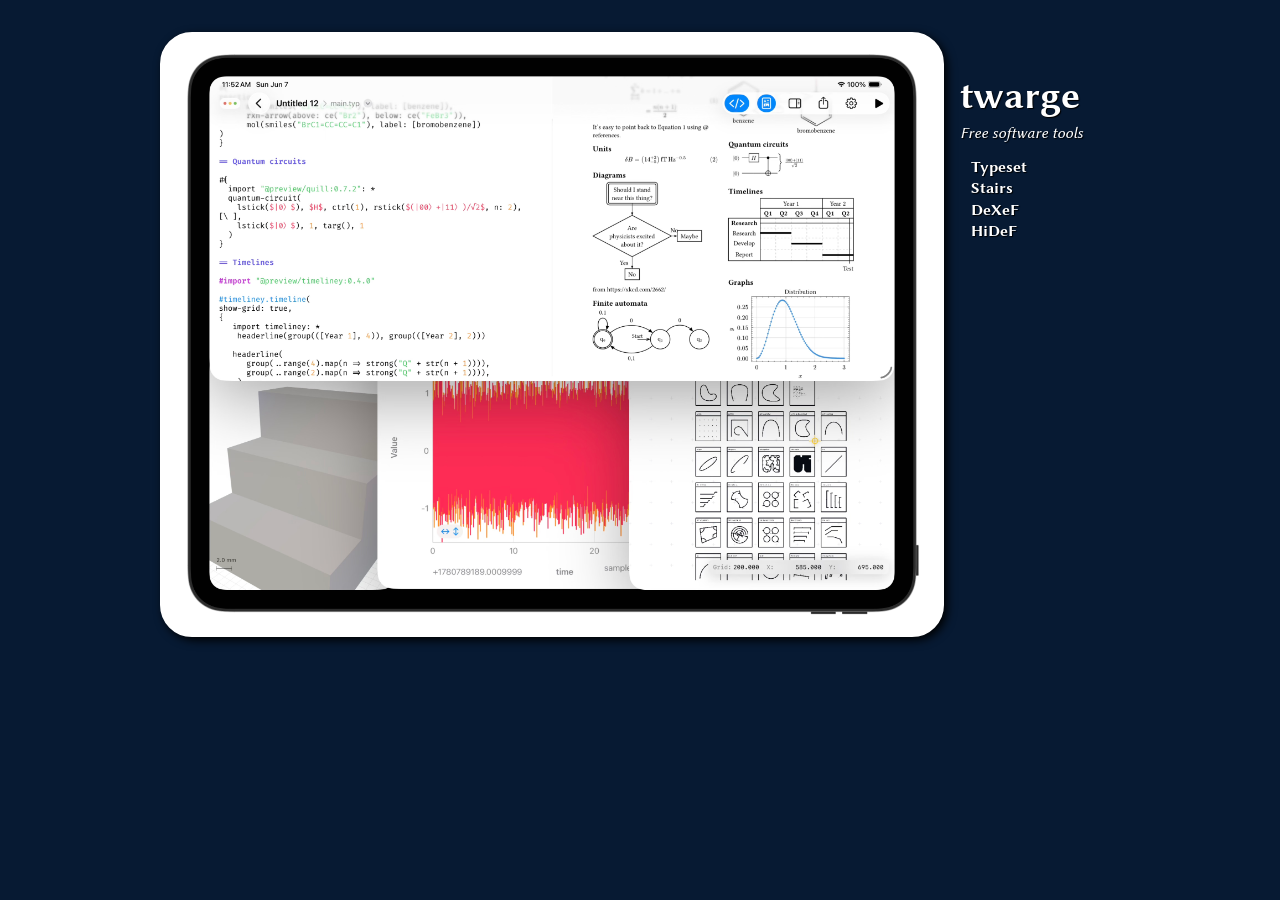
<file: index.html>
<html>

<head>
<meta charset="utf-8" name="viewport" content="width=device-width, initial-scale=1.0">
<title>Twarge &mdash; Twarge</title>
<link rel="stylesheet" type="text/css" media="all" href="/style/style.css" />
<link rel="alternate" href="/rss.xml" type="application/rss+xml" title="RSS" />

</head>

<body>
<header>

<!-- It's flattering that you'd be reading the source. Email hello@twarge.com to let us know you're this awesome. -->

<nav>

<input type="checkbox" id="togglenav" />
<label for="togglenav" id="burger-wrapper">
<span id="hamburger"></span>
</label>

<h1><a href="/">twarge</a></h1>

<div id="menulist">

<i>Free software tools</i>
<ul>
<li><a href="/typeset">Typeset</a></li>
<!--
<li><a href="/horizontal">Horizontal</a></li>
-->
<li><a href="/stairs">Stairs</a></li>
<li><a href="/dexef">DeXeF</a></li>
<li><a href="/hidef">HiDeF</a></li>
</ul>

<!--
<i>Contact</i>
<ul>
<li><a href="mailto:Twarge%20<hello@twarge.com>?subject=Twarge">hello@twarge.com</a>
</li>
</ul>
-->

</div>

</nav>

</header>

<main>
<p><img src="twarge/iPad-Overview.avif" alt="Twarge Apps" /></p>

</main>
<footer>
</footer>

</body>

</html>
</file>
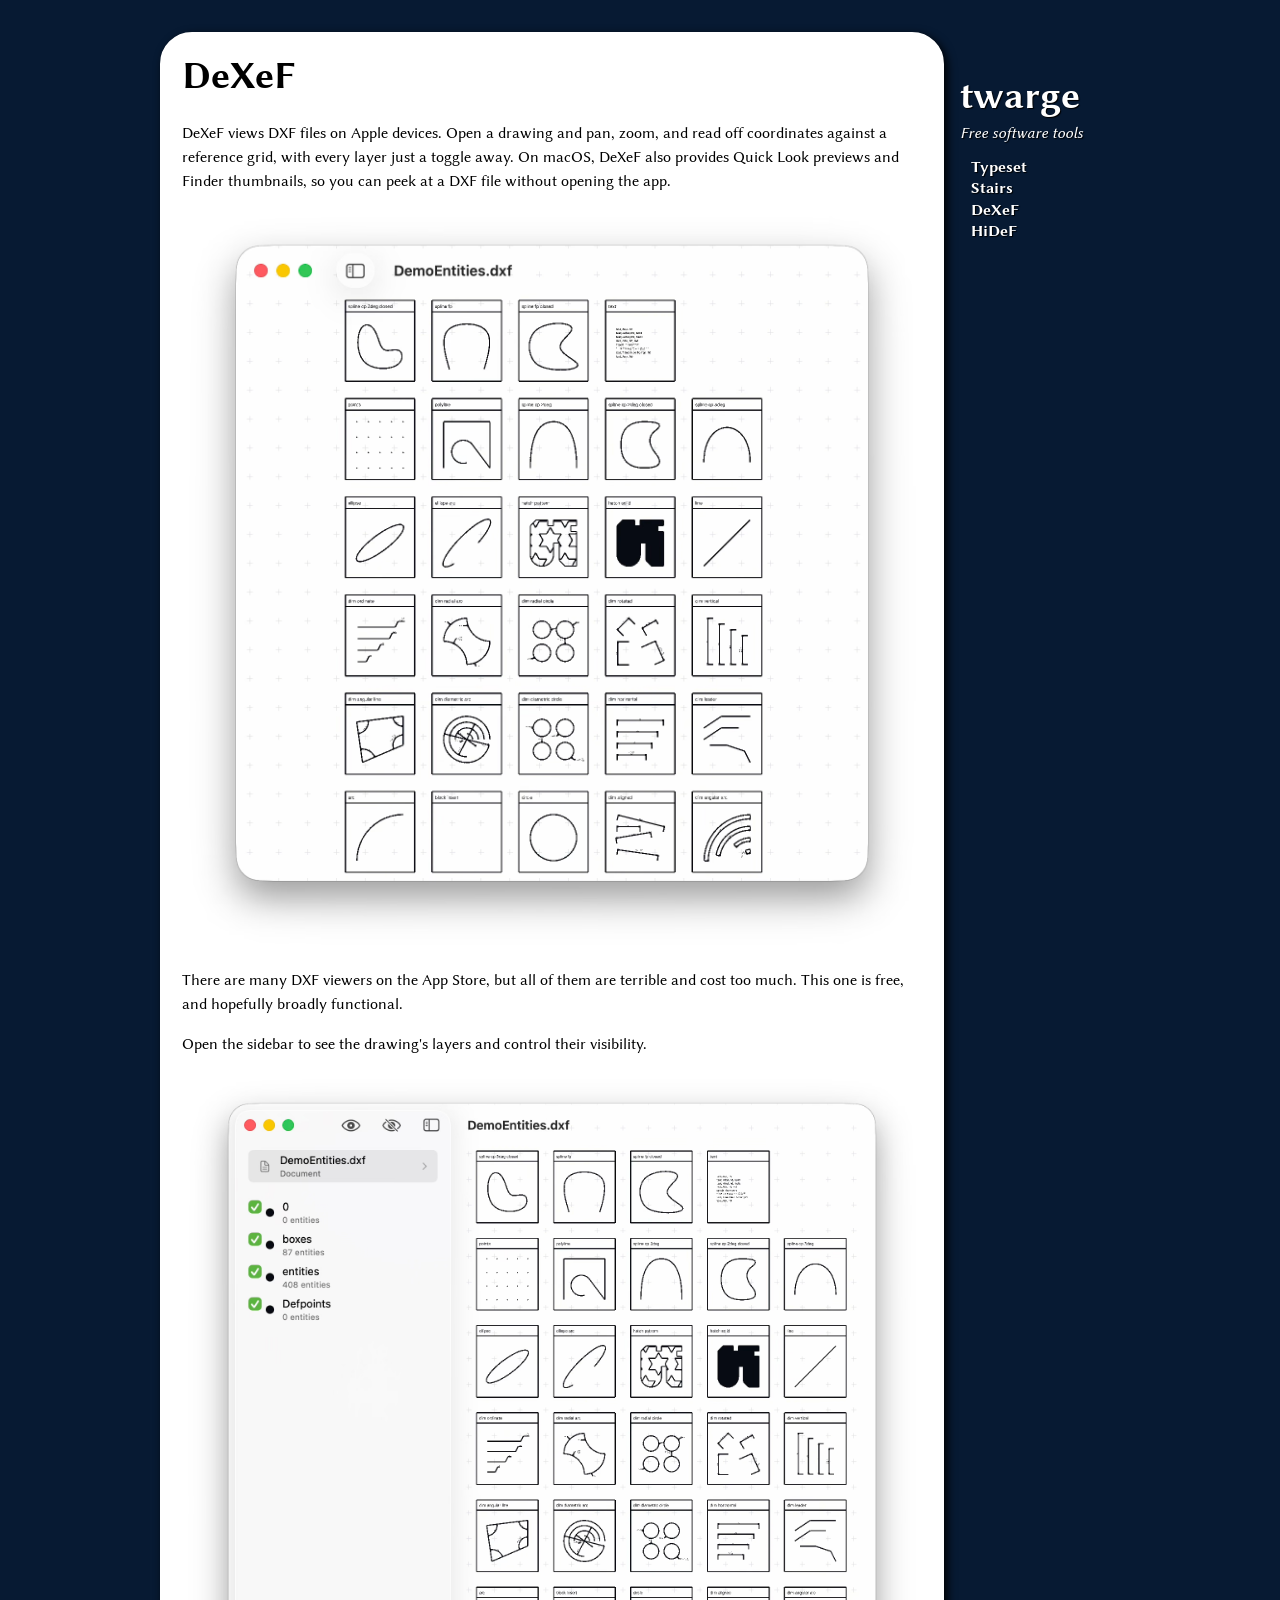
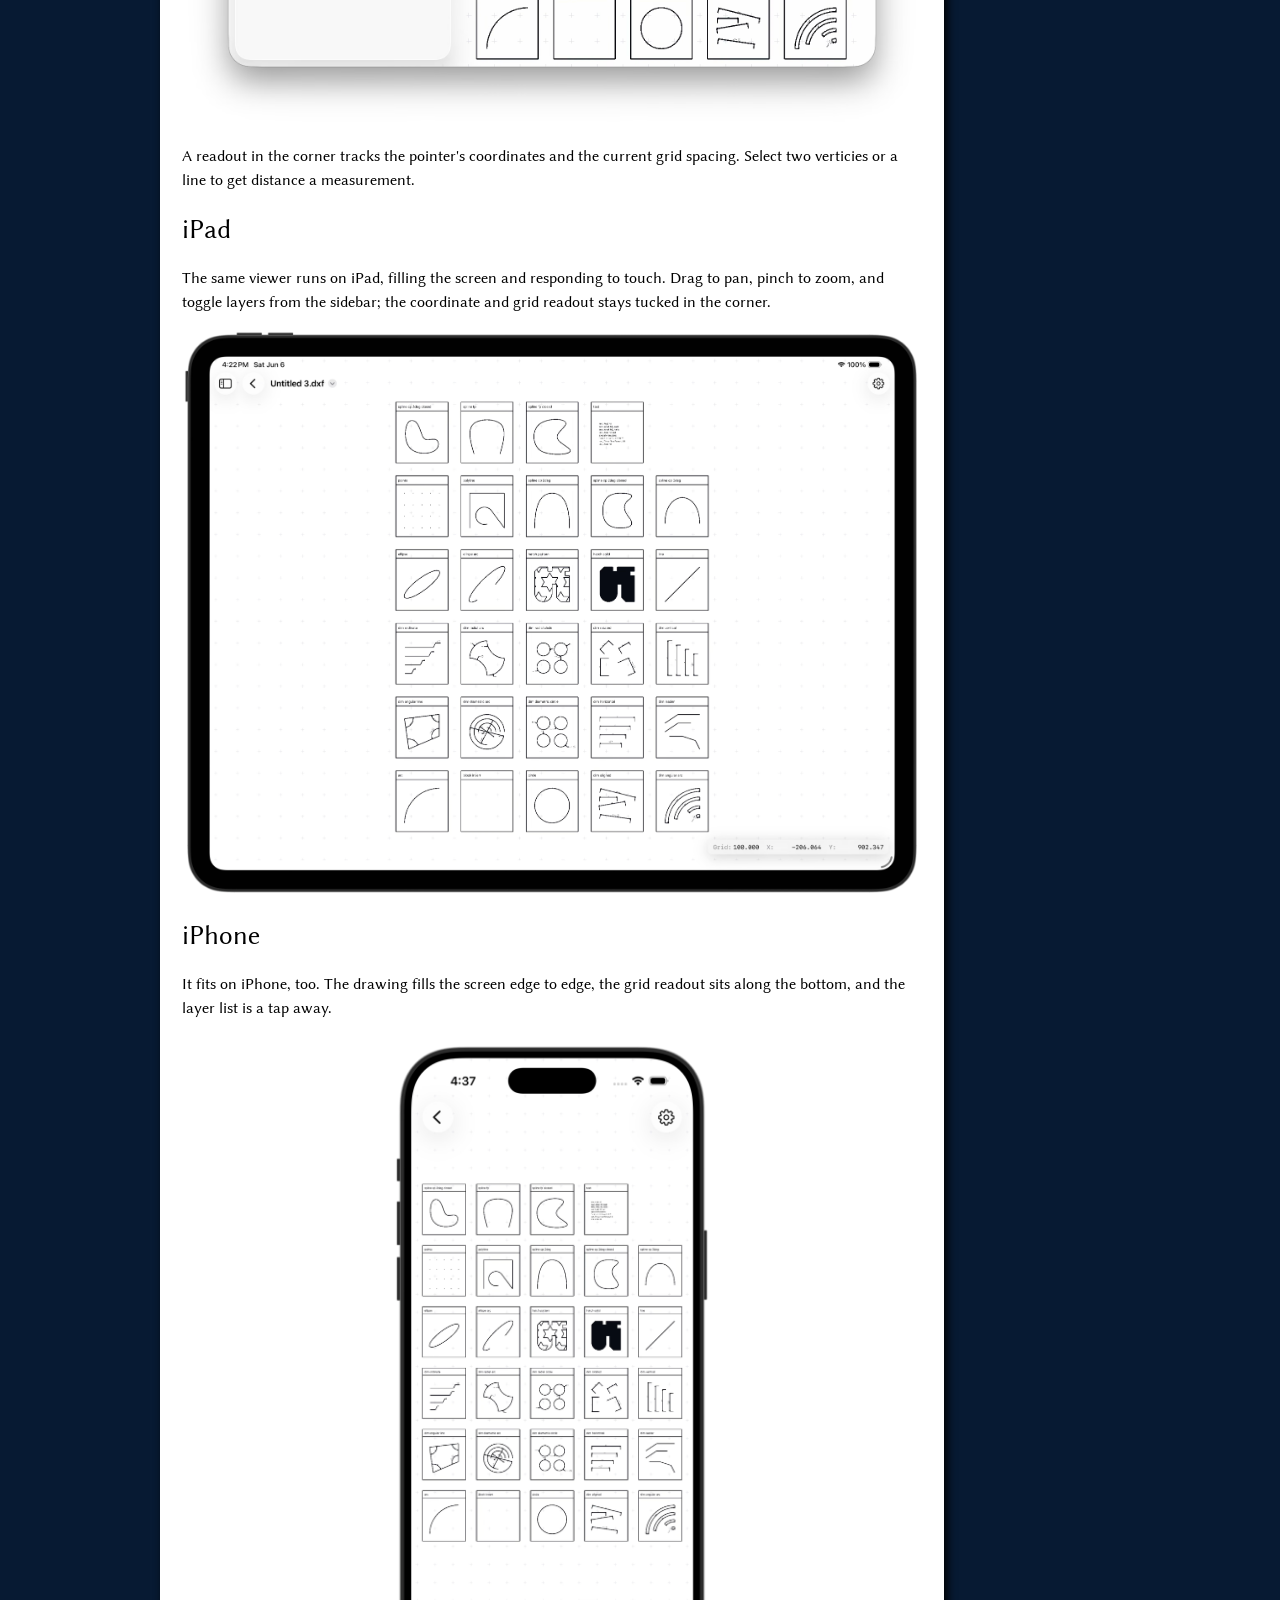
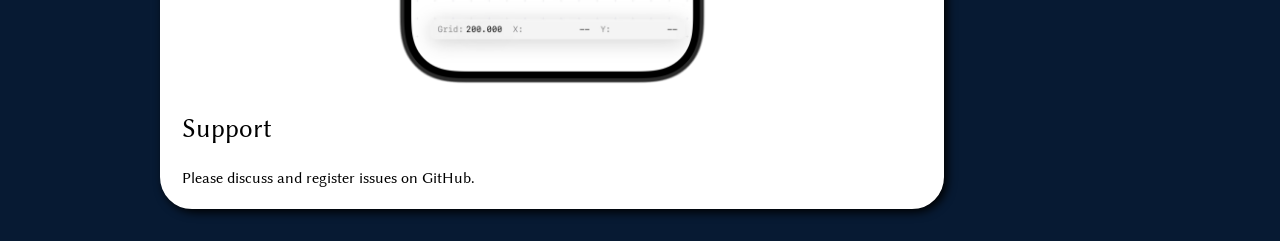
<file: dexef/index.html>
<html>

<head>
<meta charset="utf-8" name="viewport" content="width=device-width, initial-scale=1.0">
<title>Twarge &mdash; DeXeF</title>
<link rel="stylesheet" type="text/css" media="all" href="/style/style.css" />
<link rel="alternate" href="/rss.xml" type="application/rss+xml" title="RSS" />

</head>

<body>
<header>

<!-- It's flattering that you'd be reading the source. Email hello@twarge.com to let us know you're this awesome. -->

<nav>

<input type="checkbox" id="togglenav" />
<label for="togglenav" id="burger-wrapper">
<span id="hamburger"></span>
</label>

<h1><a href="/">twarge</a></h1>

<div id="menulist">

<i>Free software tools</i>
<ul>
<li><a href="/typeset">Typeset</a></li>
<!--
<li><a href="/horizontal">Horizontal</a></li>
-->
<li><a href="/stairs">Stairs</a></li>
<li><a href="/dexef">DeXeF</a></li>
<li><a href="/hidef">HiDeF</a></li>
</ul>

<!--
<i>Contact</i>
<ul>
<li><a href="mailto:Twarge%20<hello@twarge.com>?subject=Twarge">hello@twarge.com</a>
</li>
</ul>
-->

</div>

</nav>

</header>

<main>
<h1>DeXeF</h1>
<p>DeXeF views DXF files on Apple devices. Open a drawing and pan, zoom, and read off coordinates against a reference grid, with every layer just a toggle away. On macOS, DeXeF also provides Quick Look previews and Finder thumbnails, so you can peek at a DXF file without opening the app.</p>
<p><img src="/dexef/DeXeF-macOS.avif" alt="DeXeF on macOS" /></p>
<p>There are many DXF viewers on the App Store, but all of them are terrible and cost too much. This one is free, and hopefully broadly functional.</p>
<p>Open the sidebar to see the drawing's layers and control their visibility.</p>
<p><img src="/dexef/DeXeF-macOS-Detail.avif" alt="DeXeF&#39;s layer sidebar on macOS" /></p>
<p>A readout in the corner tracks the pointer's coordinates and the current grid spacing. Select two verticies or a line to get distance a measurement.</p>
<h2>iPad</h2>
<p>The same viewer runs on iPad, filling the screen and responding to touch. Drag to pan, pinch to zoom, and toggle layers from the sidebar; the coordinate and grid readout stays tucked in the corner.</p>
<p><img src="/dexef/DeXeF-iPad.avif" alt="DeXeF on iPad" /></p>
<h2>iPhone</h2>
<p>It fits on iPhone, too. The drawing fills the screen edge to edge, the grid readout sits along the bottom, and the layer list is a tap away.</p>
<div style="max-width:20em; margin:1.5em auto;">
  <img src="/dexef/DeXeF-iPhone.avif" alt="DeXeF on iPhone showing a DXF drawing filling the screen">
</div>
<h2>Support</h2>
<p>Please discuss and register issues on GitHub.</p>

</main>
<footer>
</footer>

</body>

</html>
</file>
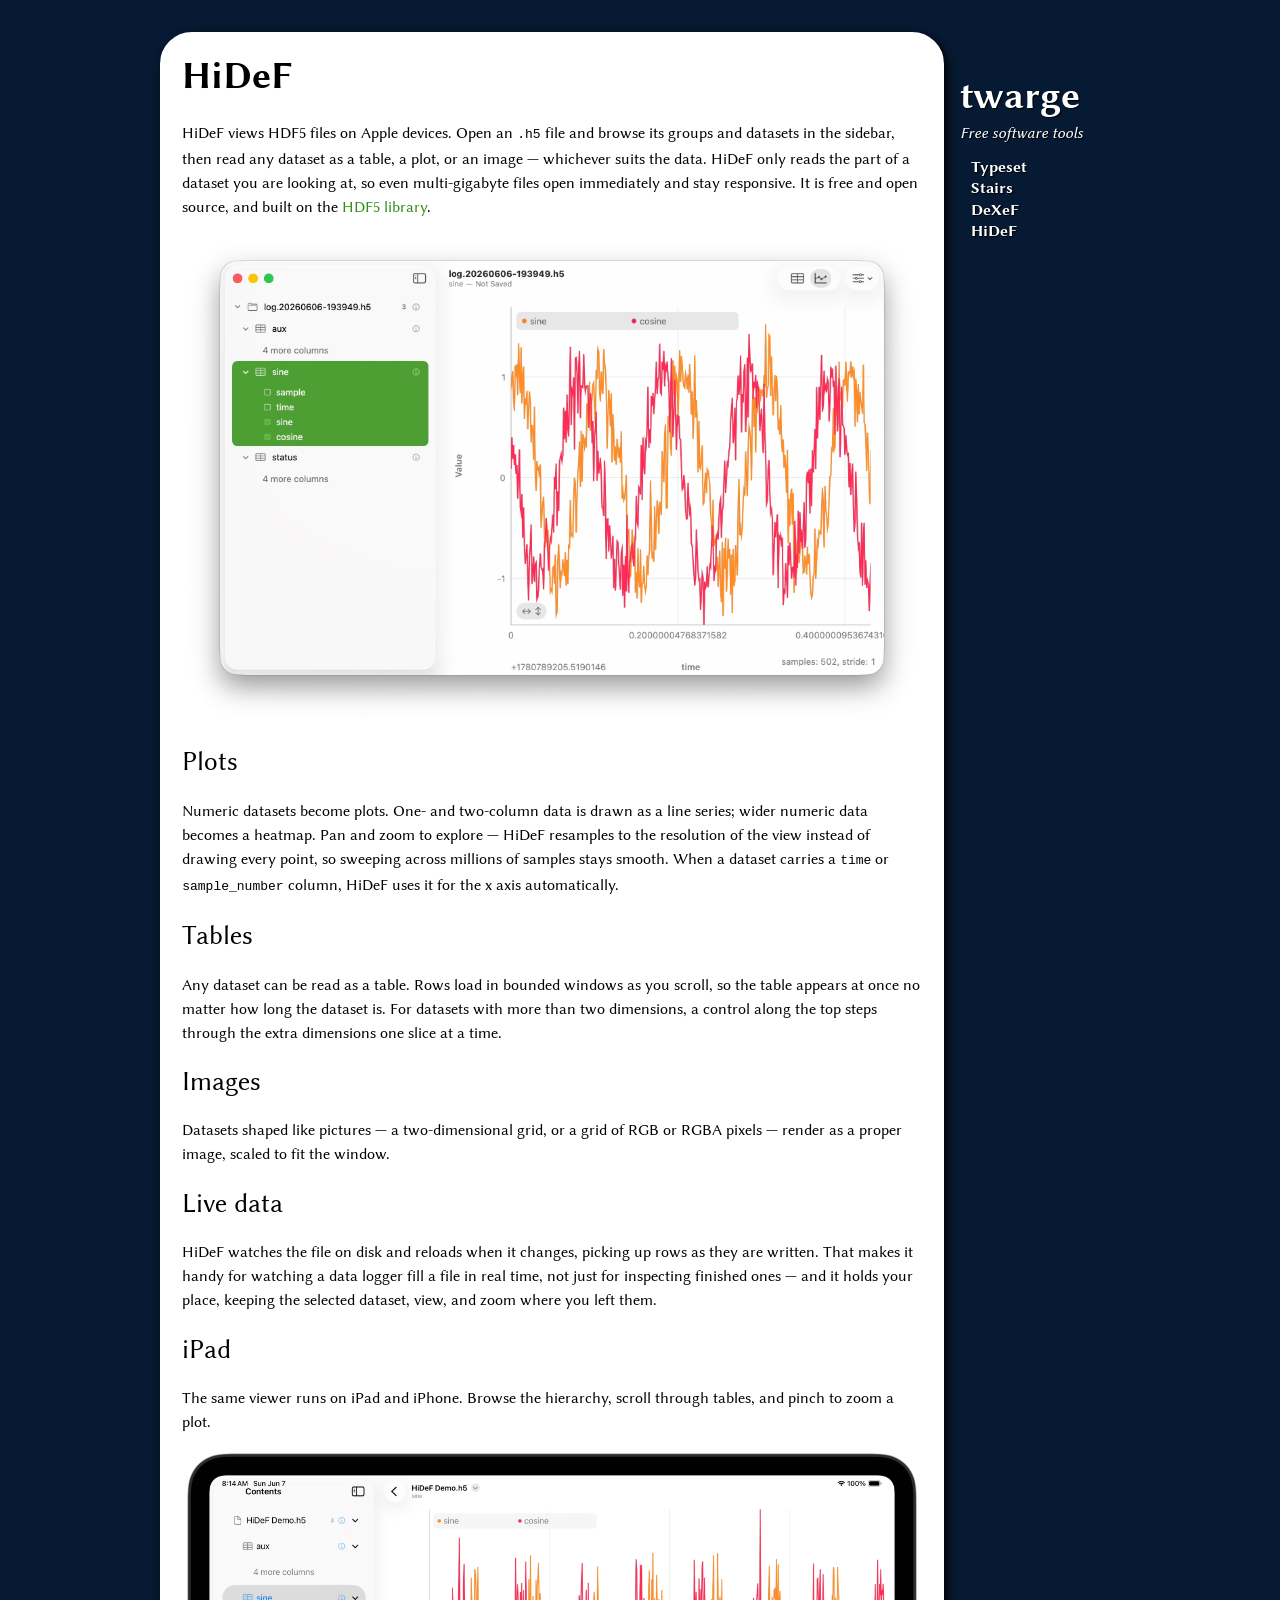
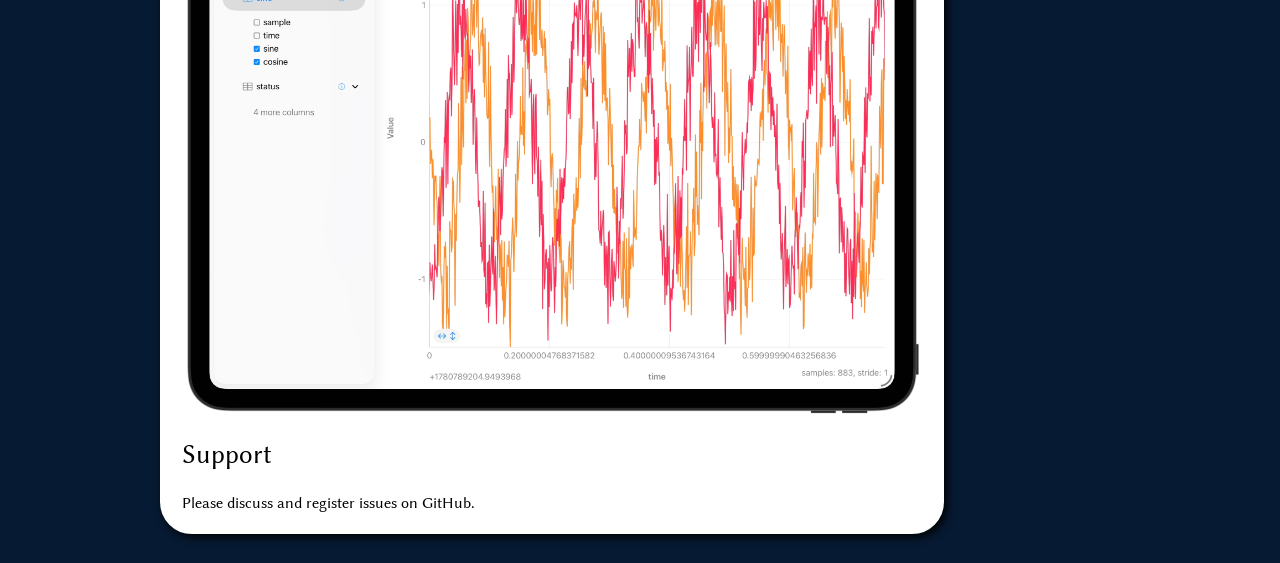
<file: hidef/index.html>
<html>

<head>
<meta charset="utf-8" name="viewport" content="width=device-width, initial-scale=1.0">
<title>Twarge &mdash; HiDeF</title>
<link rel="stylesheet" type="text/css" media="all" href="/style/style.css" />
<link rel="alternate" href="/rss.xml" type="application/rss+xml" title="RSS" />

</head>

<body>
<header>

<!-- It's flattering that you'd be reading the source. Email hello@twarge.com to let us know you're this awesome. -->

<nav>

<input type="checkbox" id="togglenav" />
<label for="togglenav" id="burger-wrapper">
<span id="hamburger"></span>
</label>

<h1><a href="/">twarge</a></h1>

<div id="menulist">

<i>Free software tools</i>
<ul>
<li><a href="/typeset">Typeset</a></li>
<!--
<li><a href="/horizontal">Horizontal</a></li>
-->
<li><a href="/stairs">Stairs</a></li>
<li><a href="/dexef">DeXeF</a></li>
<li><a href="/hidef">HiDeF</a></li>
</ul>

<!--
<i>Contact</i>
<ul>
<li><a href="mailto:Twarge%20<hello@twarge.com>?subject=Twarge">hello@twarge.com</a>
</li>
</ul>
-->

</div>

</nav>

</header>

<main>
<h1>HiDeF</h1>
<p>HiDeF views HDF5 files on Apple devices. Open an <code>.h5</code> file and browse its groups and datasets in the sidebar, then read any dataset as a table, a plot, or an image — whichever suits the data. HiDeF only reads the part of a dataset you are looking at, so even multi-gigabyte files open immediately and stay responsive. It is free and open source, and built on the <a href="https://www.hdfgroup.org/solutions/hdf5/">HDF5 library</a>.</p>
<p><img src="/hidef/HiDeF-macOS-Plot.avif" alt="HiDeF on macOS" /></p>
<h2>Plots</h2>
<p>Numeric datasets become plots. One- and two-column data is drawn as a line series; wider numeric data becomes a heatmap. Pan and zoom to explore — HiDeF resamples to the resolution of the view instead of drawing every point, so sweeping across millions of samples stays smooth. When a dataset carries a <code>time</code> or <code>sample_number</code> column, HiDeF uses it for the x axis automatically.</p>
<h2>Tables</h2>
<p>Any dataset can be read as a table. Rows load in bounded windows as you scroll, so the table appears at once no matter how long the dataset is. For datasets with more than two dimensions, a control along the top steps through the extra dimensions one slice at a time.</p>
<h2>Images</h2>
<p>Datasets shaped like pictures — a two-dimensional grid, or a grid of RGB or RGBA pixels — render as a proper image, scaled to fit the window.</p>
<h2>Live data</h2>
<p>HiDeF watches the file on disk and reloads when it changes, picking up rows as they are written. That makes it handy for watching a data logger fill a file in real time, not just for inspecting finished ones — and it holds your place, keeping the selected dataset, view, and zoom where you left them.</p>
<h2>iPad</h2>
<p>The same viewer runs on iPad and iPhone. Browse the hierarchy, scroll through tables, and pinch to zoom a plot.</p>
<p><img src="/hidef/HiDeF-iPad.avif" alt="HiDeF on iPad" /></p>
<h2>Support</h2>
<p>Please discuss and register issues on GitHub.</p>

</main>
<footer>
</footer>

</body>

</html>
</file>
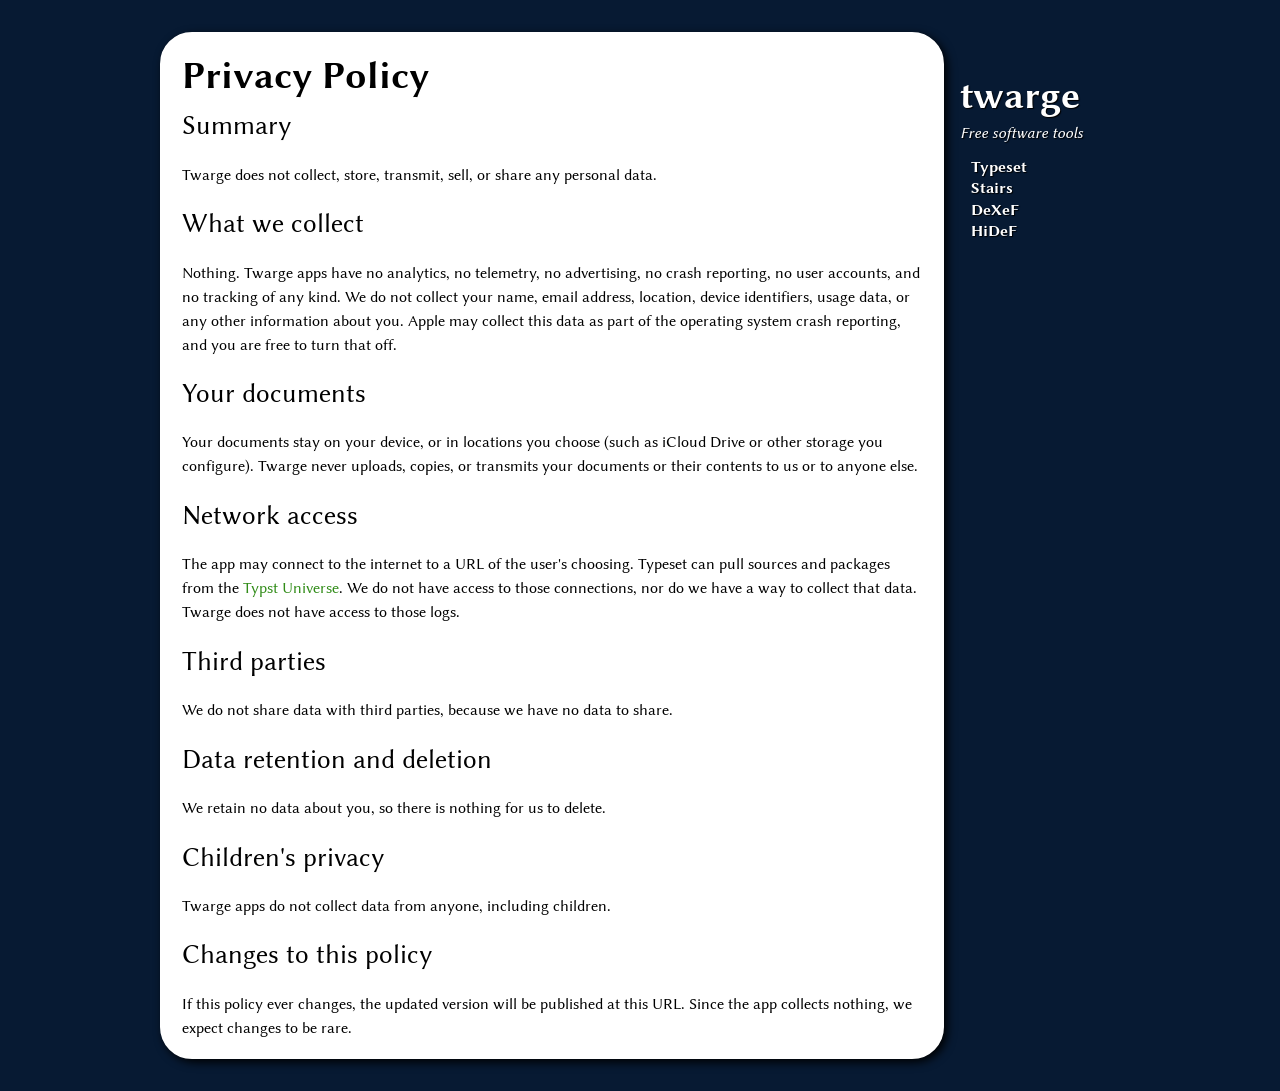
<file: privacy/index.html>
<html>

<head>
<meta charset="utf-8" name="viewport" content="width=device-width, initial-scale=1.0">
<title>Twarge &mdash; Twarge Privacy Policy</title>
<link rel="stylesheet" type="text/css" media="all" href="/style/style.css" />
<link rel="alternate" href="/rss.xml" type="application/rss+xml" title="RSS" />

</head>

<body>
<header>

<!-- It's flattering that you'd be reading the source. Email hello@twarge.com to let us know you're this awesome. -->

<nav>

<input type="checkbox" id="togglenav" />
<label for="togglenav" id="burger-wrapper">
<span id="hamburger"></span>
</label>

<h1><a href="/">twarge</a></h1>

<div id="menulist">

<i>Free software tools</i>
<ul>
<li><a href="/typeset">Typeset</a></li>
<!--
<li><a href="/horizontal">Horizontal</a></li>
-->
<li><a href="/stairs">Stairs</a></li>
<li><a href="/dexef">DeXeF</a></li>
<li><a href="/hidef">HiDeF</a></li>
</ul>

<!--
<i>Contact</i>
<ul>
<li><a href="mailto:Twarge%20<hello@twarge.com>?subject=Twarge">hello@twarge.com</a>
</li>
</ul>
-->

</div>

</nav>

</header>

<main>
<h1>Privacy Policy</h1>
<h2>Summary</h2>
<p>Twarge does not collect, store, transmit, sell, or share any personal data.</p>
<h2>What we collect</h2>
<p>Nothing. Twarge apps have no analytics, no telemetry, no advertising, no crash reporting, no user accounts, and no tracking of any kind. We do not collect your name, email address, location, device identifiers, usage data, or any other information about you. Apple may collect this data as part of the operating system crash reporting, and you are free to turn that off.</p>
<h2>Your documents</h2>
<p>Your documents stay on your device, or in locations you choose (such as iCloud Drive or other storage you configure). Twarge never uploads, copies, or transmits your documents or their contents to us or to anyone else.</p>
<h2>Network access</h2>
<p>The app may connect to the internet to a URL of the user's choosing. Typeset can pull sources and packages from the <a href="https://typst.app/universe/">Typst Universe</a>. We do not have access to those connections, nor do we have a way to collect that data. Twarge does not have access to those logs.</p>
<h2>Third parties</h2>
<p>We do not share data with third parties, because we have no data to share.</p>
<h2>Data retention and deletion</h2>
<p>We retain no data about you, so there is nothing for us to delete.</p>
<h2>Children's privacy</h2>
<p>Twarge apps do not collect data from anyone, including children.</p>
<h2>Changes to this policy</h2>
<p>If this policy ever changes, the updated version will be published at this URL. Since the app collects nothing, we expect changes to be rare.</p>

</main>
<footer>
</footer>

</body>

</html>
</file>
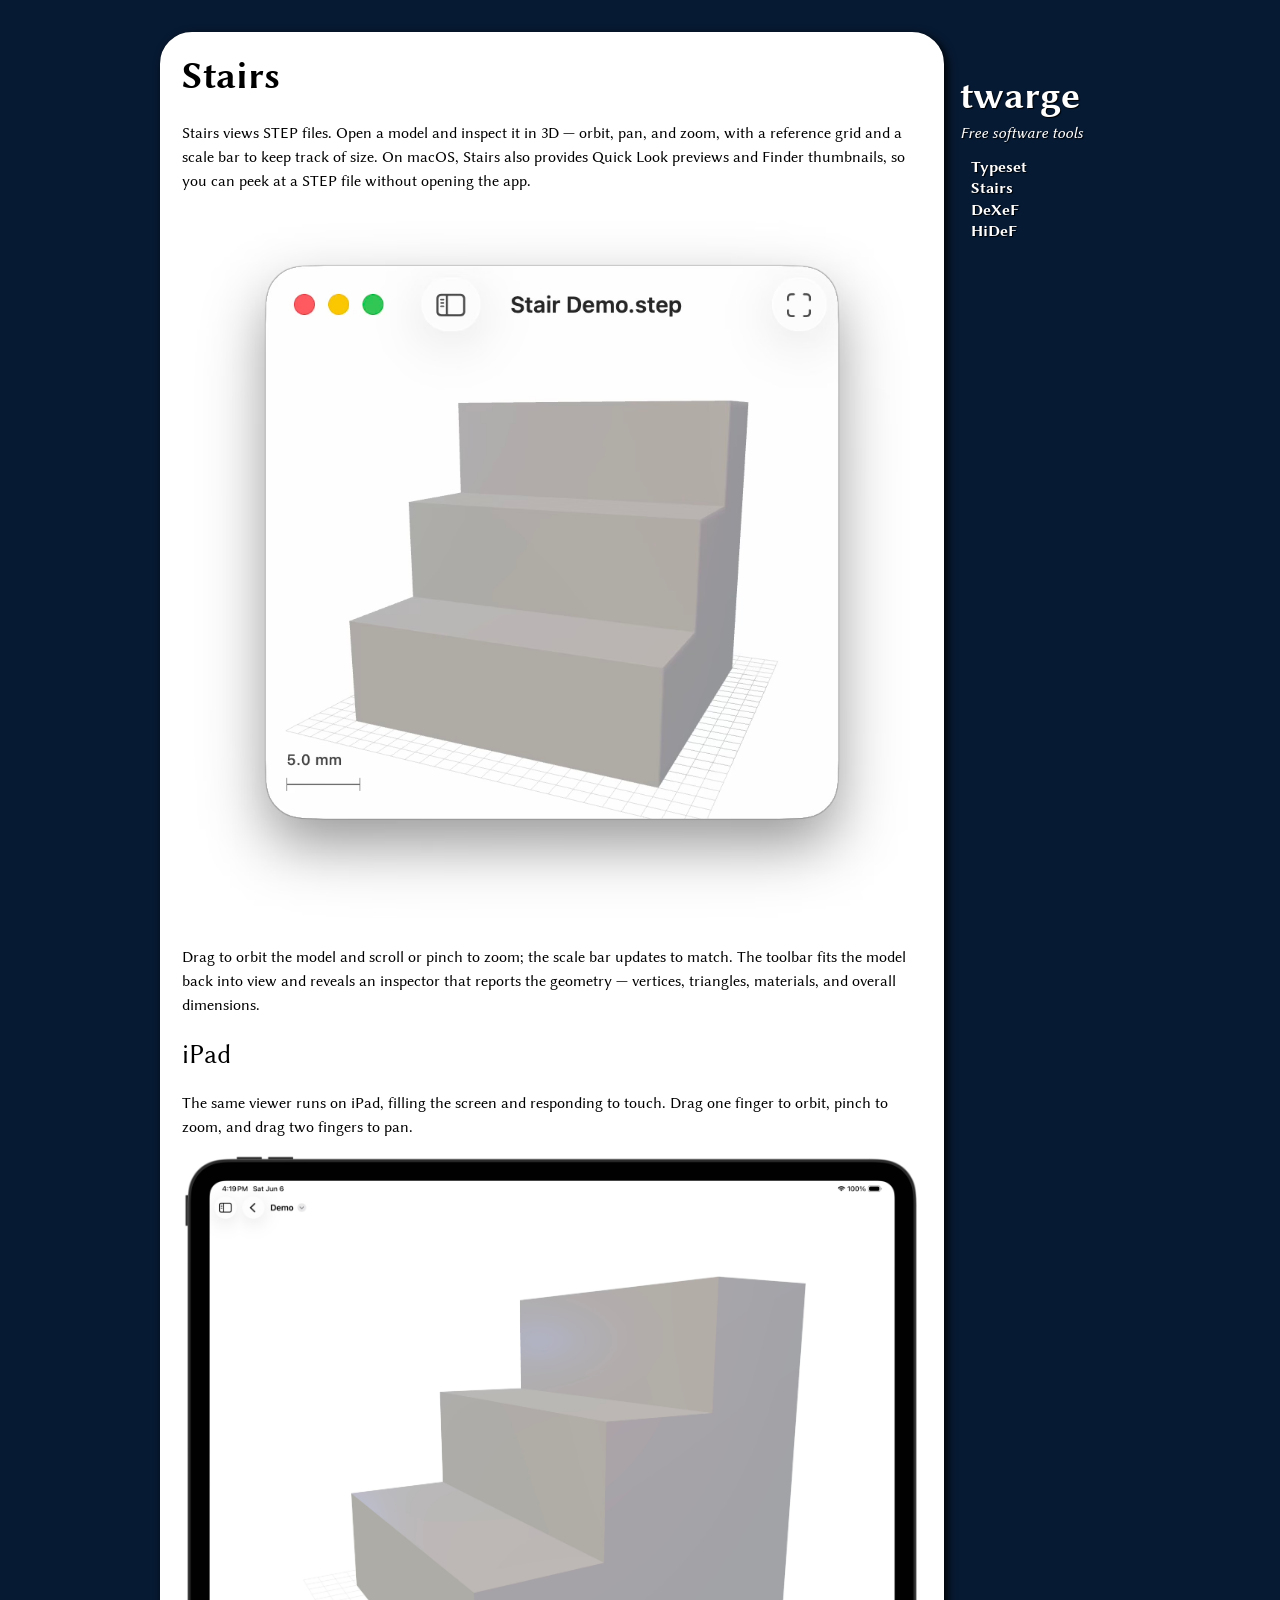
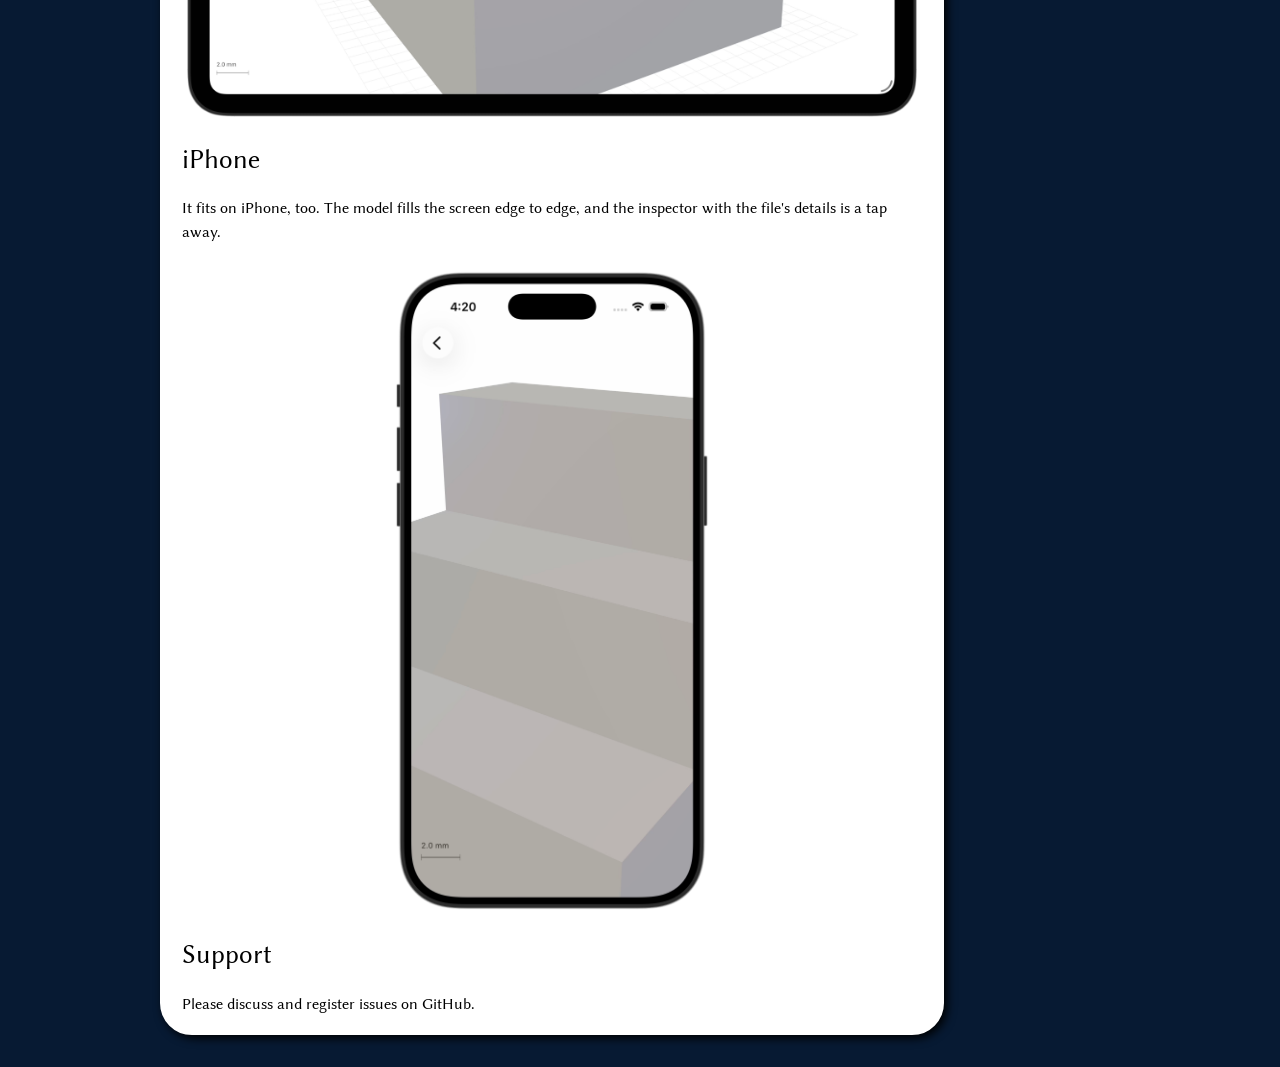
<file: stairs/index.html>
<html>

<head>
<meta charset="utf-8" name="viewport" content="width=device-width, initial-scale=1.0">
<title>Twarge &mdash; Stairs</title>
<link rel="stylesheet" type="text/css" media="all" href="/style/style.css" />
<link rel="alternate" href="/rss.xml" type="application/rss+xml" title="RSS" />

</head>

<body>
<header>

<!-- It's flattering that you'd be reading the source. Email hello@twarge.com to let us know you're this awesome. -->

<nav>

<input type="checkbox" id="togglenav" />
<label for="togglenav" id="burger-wrapper">
<span id="hamburger"></span>
</label>

<h1><a href="/">twarge</a></h1>

<div id="menulist">

<i>Free software tools</i>
<ul>
<li><a href="/typeset">Typeset</a></li>
<!--
<li><a href="/horizontal">Horizontal</a></li>
-->
<li><a href="/stairs">Stairs</a></li>
<li><a href="/dexef">DeXeF</a></li>
<li><a href="/hidef">HiDeF</a></li>
</ul>

<!--
<i>Contact</i>
<ul>
<li><a href="mailto:Twarge%20<hello@twarge.com>?subject=Twarge">hello@twarge.com</a>
</li>
</ul>
-->

</div>

</nav>

</header>

<main>
<h1>Stairs</h1>
<p>Stairs views STEP files. Open a model and inspect it in 3D — orbit, pan, and zoom, with a reference grid and a scale bar to keep track of size. On macOS, Stairs also provides Quick Look previews and Finder thumbnails, so you can peek at a STEP file without opening the app.</p>
<p><img src="/stairs/Stairs-macOS.avif" alt="Stairs on macOS" /></p>
<p>Drag to orbit the model and scroll or pinch to zoom; the scale bar updates to match. The toolbar fits the model back into view and reveals an inspector that reports the geometry — vertices, triangles, materials, and overall dimensions.</p>
<h2>iPad</h2>
<p>The same viewer runs on iPad, filling the screen and responding to touch. Drag one finger to orbit, pinch to zoom, and drag two fingers to pan.</p>
<p><img src="/stairs/Stairs-iPad.avif" alt="Stairs on iPad" /></p>
<h2>iPhone</h2>
<p>It fits on iPhone, too. The model fills the screen edge to edge, and the inspector with the file's details is a tap away.</p>
<div style="max-width:20em; margin:1.5em auto;">
  <img src="/stairs/Stairs-iPhone.avif" alt="Stairs on iPhone showing a STEP model filling the screen">
</div>
<h2>Support</h2>
<p>Please discuss and register issues on GitHub.</p>

</main>
<footer>
</footer>

</body>

</html>
</file>
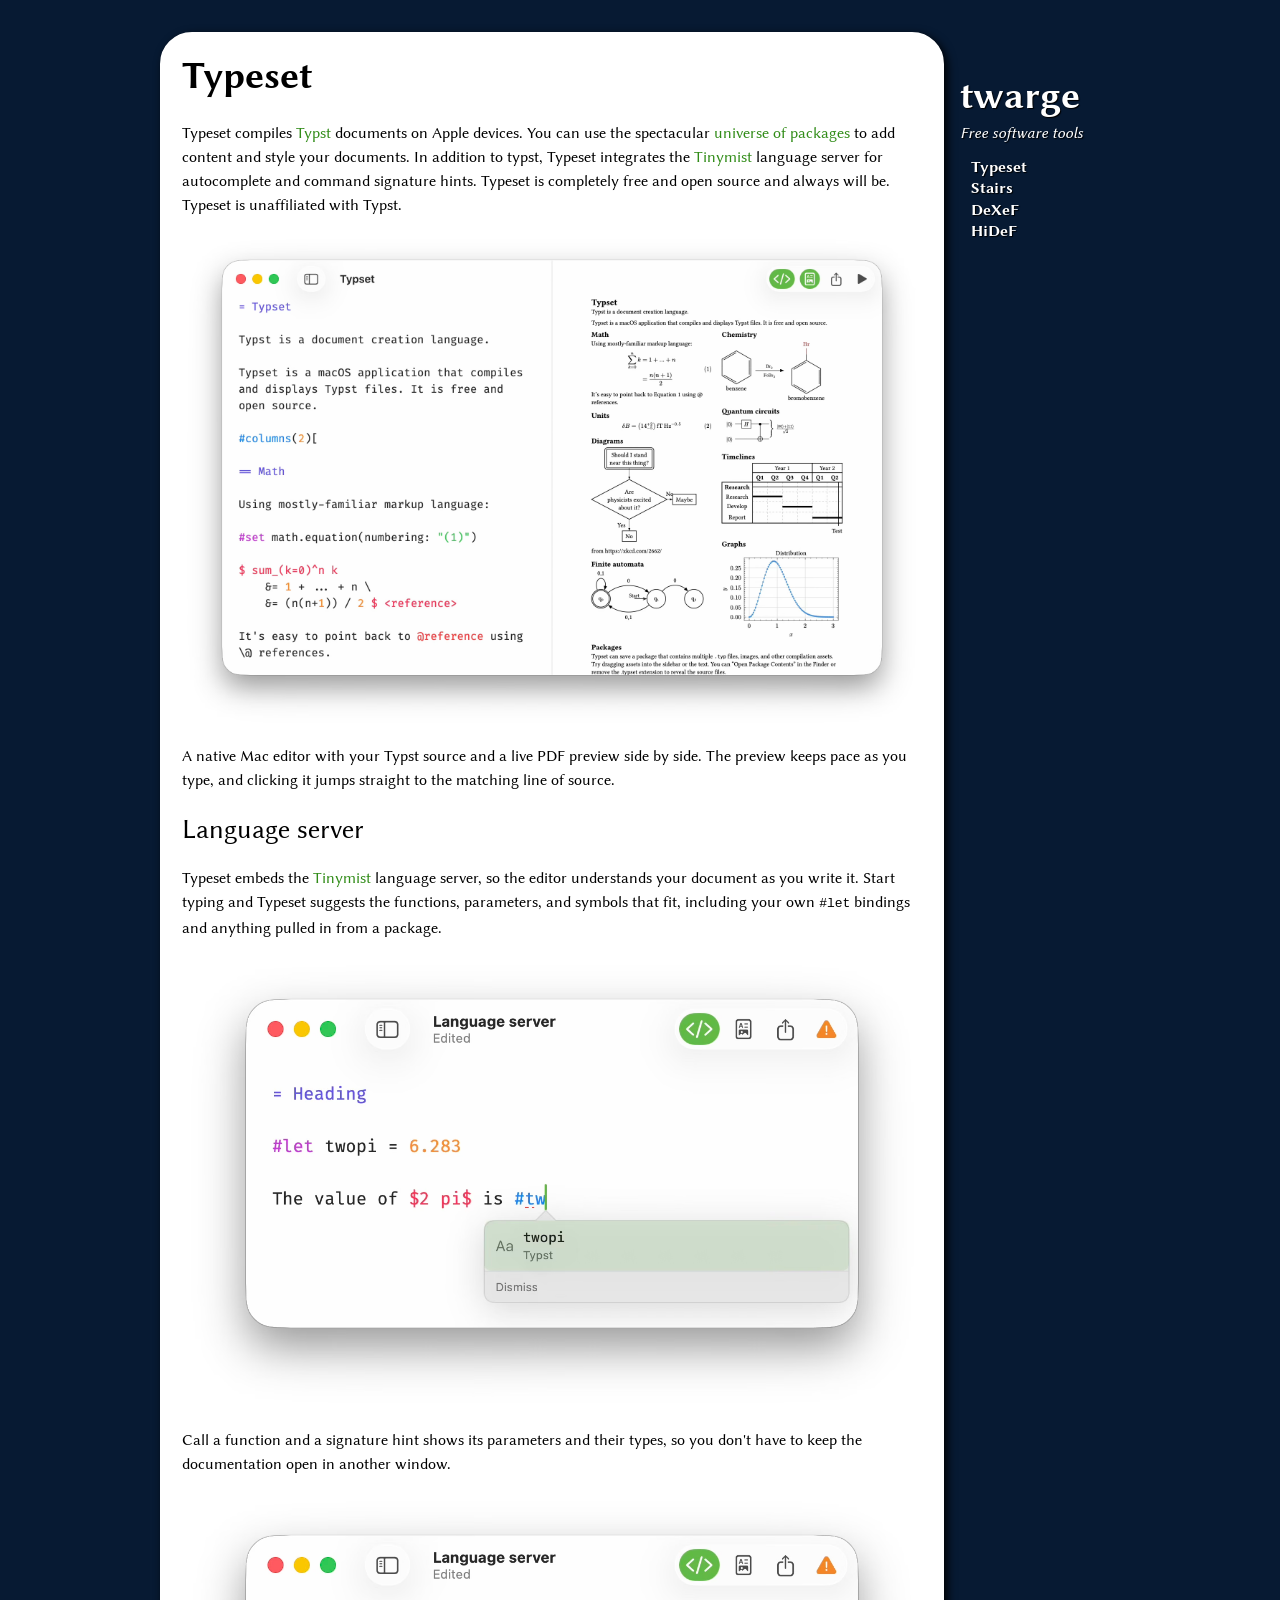
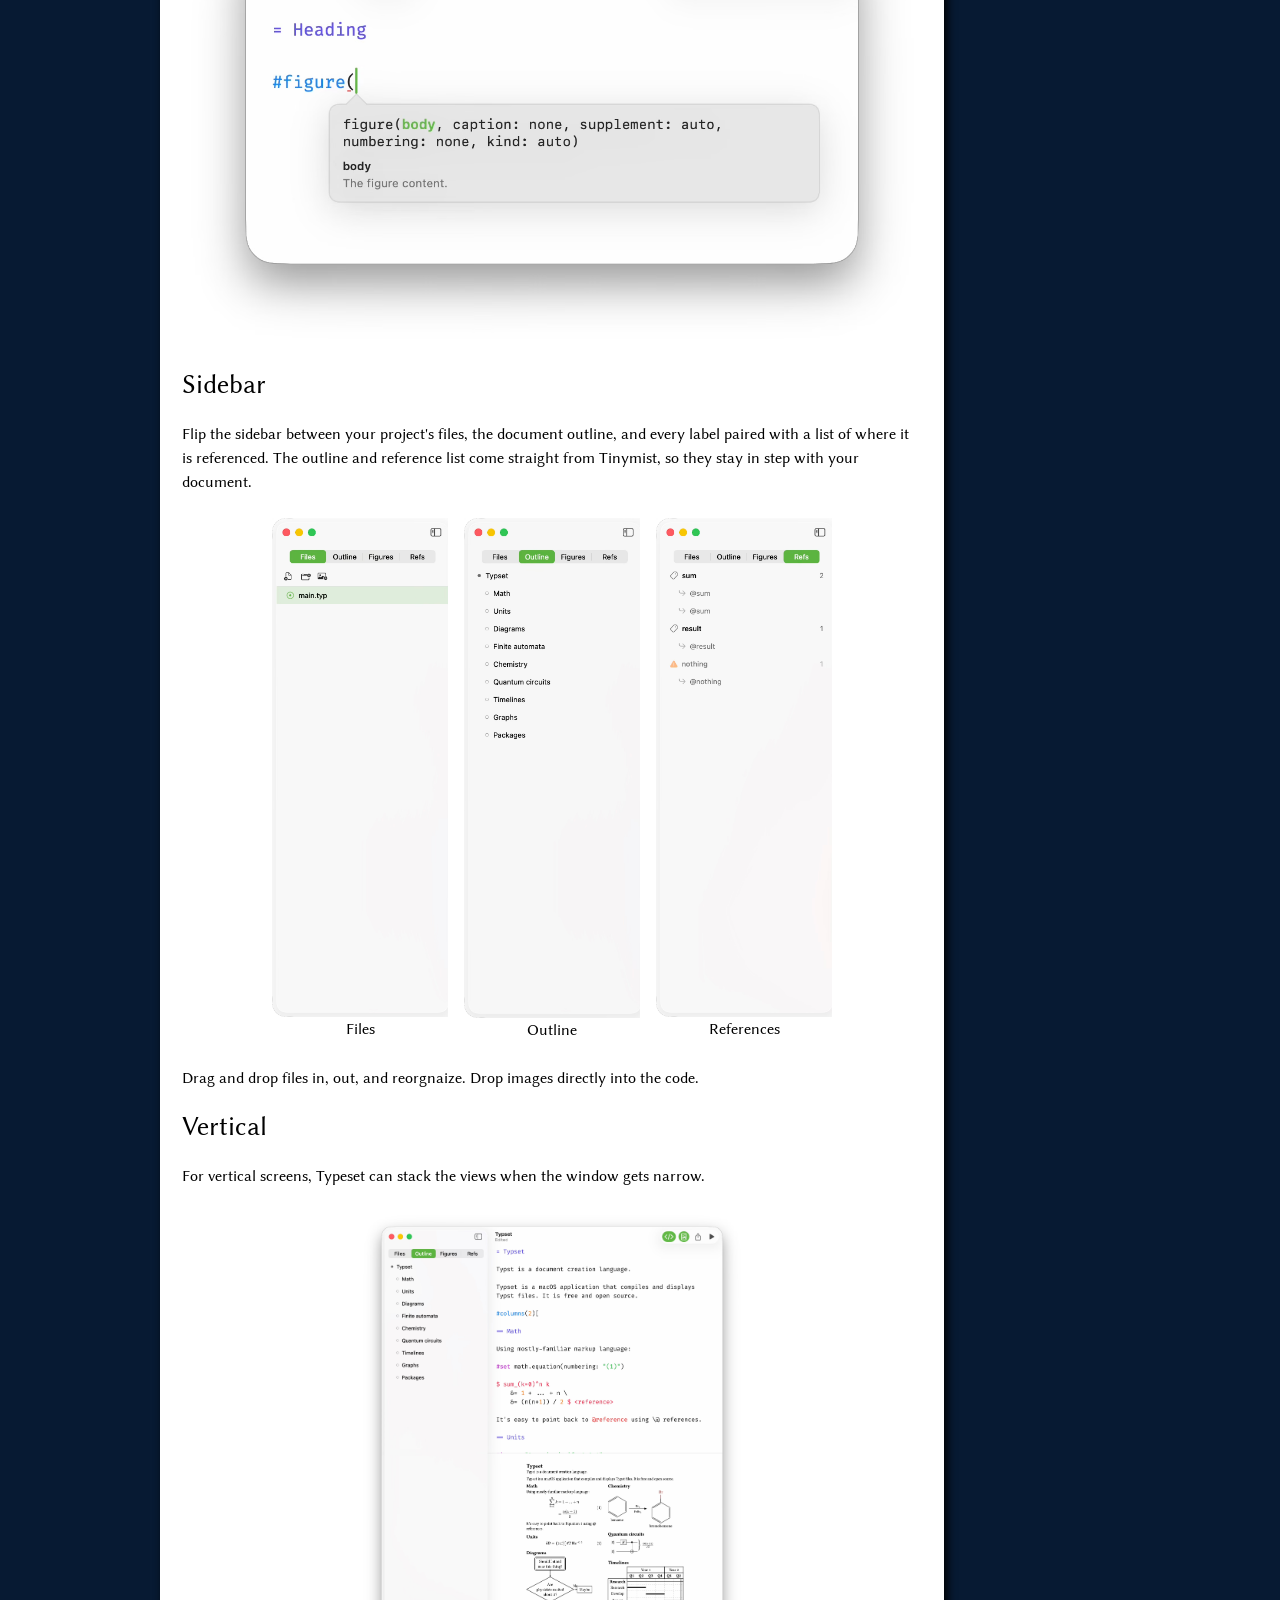
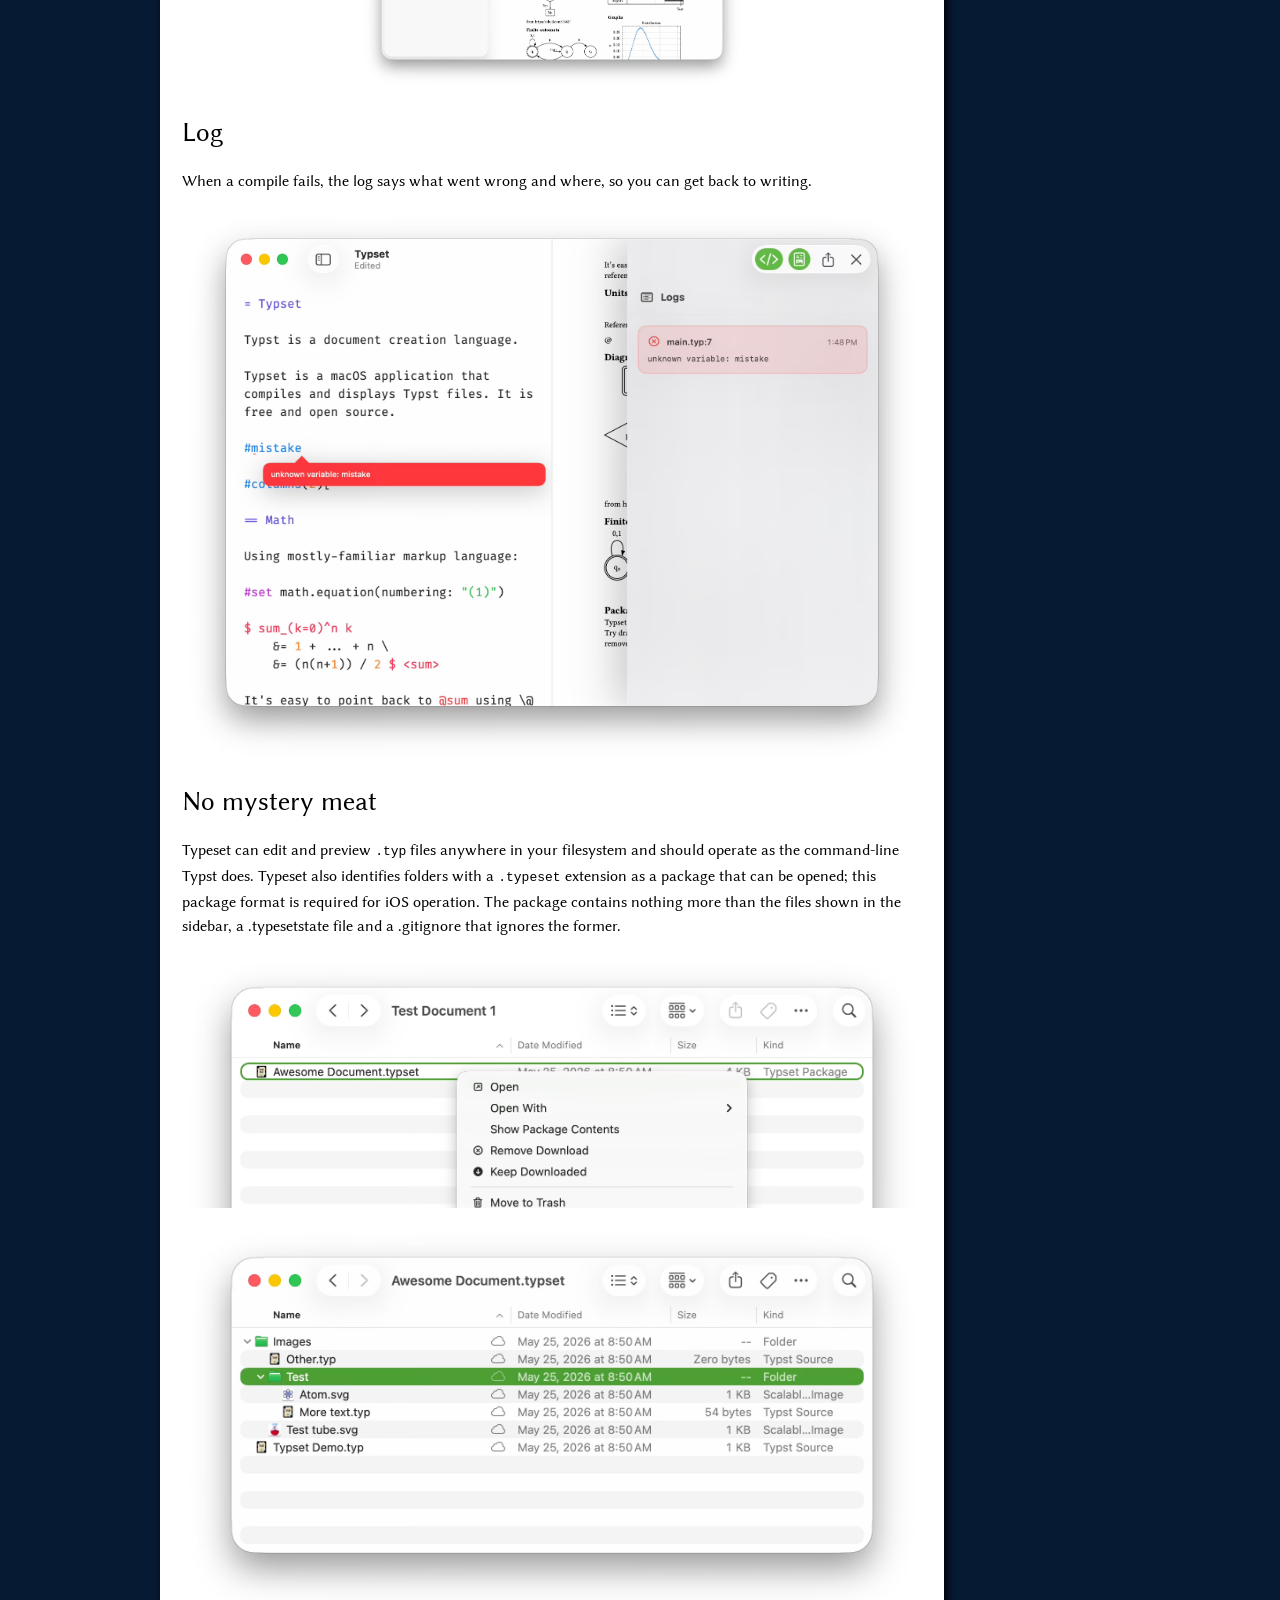
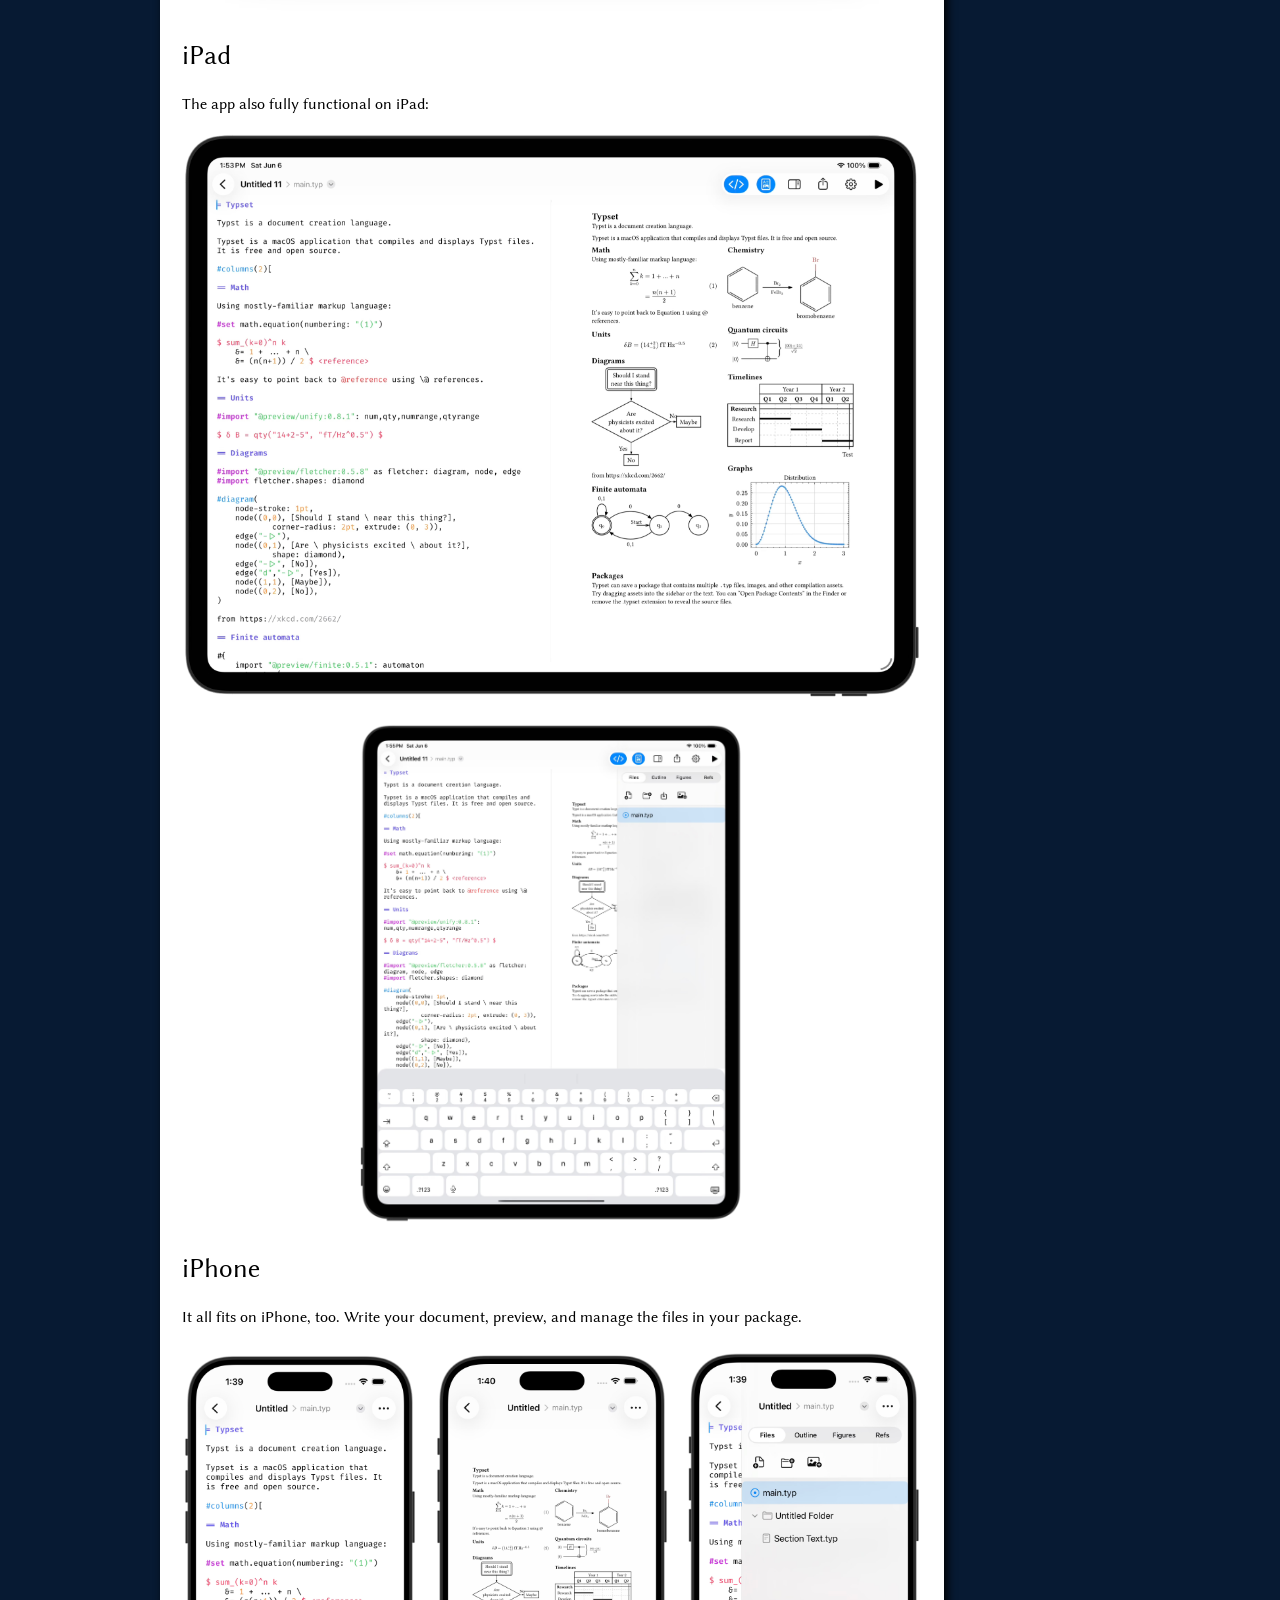
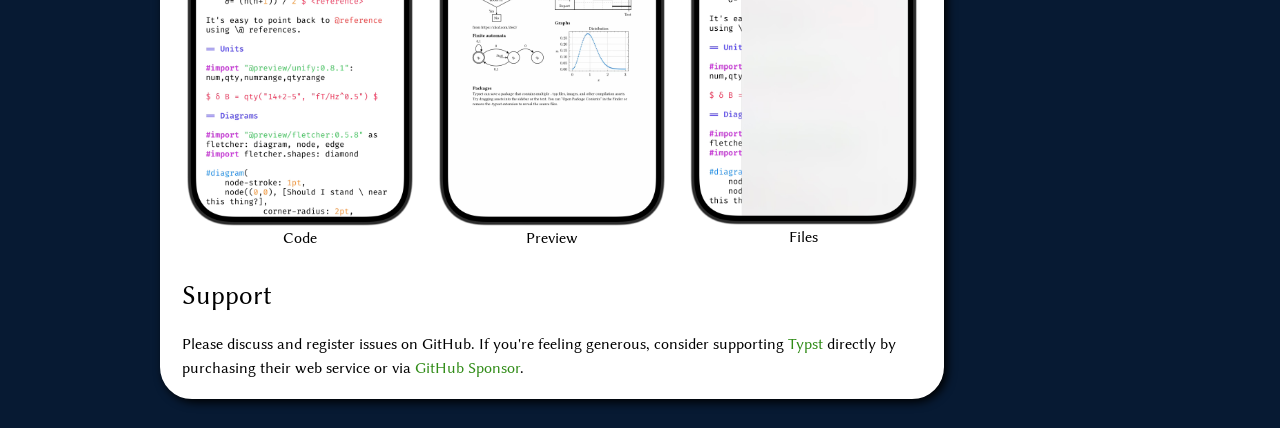
<file: typeset/index.html>
<html>

<head>
<meta charset="utf-8" name="viewport" content="width=device-width, initial-scale=1.0">
<title>Twarge &mdash; Typeset</title>
<link rel="stylesheet" type="text/css" media="all" href="/style/style.css" />
<link rel="alternate" href="/rss.xml" type="application/rss+xml" title="RSS" />

</head>

<body>
<header>

<!-- It's flattering that you'd be reading the source. Email hello@twarge.com to let us know you're this awesome. -->

<nav>

<input type="checkbox" id="togglenav" />
<label for="togglenav" id="burger-wrapper">
<span id="hamburger"></span>
</label>

<h1><a href="/">twarge</a></h1>

<div id="menulist">

<i>Free software tools</i>
<ul>
<li><a href="/typeset">Typeset</a></li>
<!--
<li><a href="/horizontal">Horizontal</a></li>
-->
<li><a href="/stairs">Stairs</a></li>
<li><a href="/dexef">DeXeF</a></li>
<li><a href="/hidef">HiDeF</a></li>
</ul>

<!--
<i>Contact</i>
<ul>
<li><a href="mailto:Twarge%20<hello@twarge.com>?subject=Twarge">hello@twarge.com</a>
</li>
</ul>
-->

</div>

</nav>

</header>

<main>
<h1>Typeset</h1>
<p>Typeset compiles <a href="https://typst.app">Typst</a> documents on Apple devices. You can use the spectacular <a href="https://typst.app/universe/">universe of packages</a> to add content and style your documents. In addition to typst, Typeset integrates the <a href="https://github.com/Myriad-Dreamin/tinymist">Tinymist</a> language server for autocomplete and command signature hints. Typeset is completely free and open source and always will be. Typeset is unaffiliated with Typst.</p>
<p><img src="/typeset/Typeset-macOS.avif" alt="Typeset on macOS" /></p>
<p>A native Mac editor with your Typst source and a live PDF preview side by side. The preview keeps pace as you type, and clicking it jumps straight to the matching line of source.</p>
<h2>Language server</h2>
<p>Typeset embeds the <a href="https://github.com/Myriad-Dreamin/tinymist">Tinymist</a> language server, so the editor understands your document as you write it. Start typing and Typeset suggests the functions, parameters, and symbols that fit, including your own <code>#let</code> bindings and anything pulled in from a package.</p>
<p><img src="/typeset/Typeset-macOS-Suggestion.avif" alt="Autocomplete suggestions in Typeset" /></p>
<p>Call a function and a signature hint shows its parameters and their types, so you don't have to keep the documentation open in another window.</p>
<p><img src="/typeset/Typeset-macOS-Signature.avif" alt="Function signature hints in Typeset" /></p>
<h2>Sidebar</h2>
<p>Flip the sidebar between your project's files, the document outline, and every label paired with a list of where it is referenced. The outline and reference list come straight from Tinymist, so they stay in step with your document.</p>
<div style="display:flex; flex-wrap:wrap; gap:1em; justify-content:center; align-items:flex-start; margin:1.5em 0;">
  <figure style="flex:1 1 9em; max-width:11em; margin:0;">
    <img src="/typeset/Typeset-macOS-Sidebar-Files.avif" alt="Files tab in the Typeset sidebar">
    <figcaption style="text-align:center;">Files</figcaption>
  </figure>
  <figure style="flex:1 1 9em; max-width:11em; margin:0;">
    <img src="/typeset/Typeset-macOS-Sidebar-Outline.avif" alt="Outline tab in the Typeset sidebar">
    <figcaption style="text-align:center;">Outline</figcaption>
  </figure>
  <figure style="flex:1 1 9em; max-width:11em; margin:0;">
    <img src="/typeset/Typeset-macOS-Sidebar-References.avif" alt="References tab in the Typeset sidebar">
    <figcaption style="text-align:center;">References</figcaption>
  </figure>
</div>
<p>Drag and drop files in, out, and reorgnaize. Drop images directly into the code.</p>
<h2>Vertical</h2>
<p>For vertical screens, Typeset can stack the views when the window gets narrow.</p>
<div style="max-width:24em; margin:1.5em auto;">
  <img src="/typeset/Typeset-macOS-Tall.avif" alt="Typeset in a tall macOS window with source stacked above the preview">
</div>
<h2>Log</h2>
<p>When a compile fails, the log says what went wrong and where, so you can get back to writing.</p>
<p><img src="/typeset/Typeset-macOS-Log.avif" alt="The Typeset compile log on macOS" /></p>
<h2>No mystery meat</h2>
<p>Typeset can edit and preview <code>.typ</code> files anywhere in your filesystem and should operate as the command-line Typst does. Typeset also identifies folders with a <code>.typeset</code> extension as a package that can be opened; this package format is required for iOS operation. The package contains nothing more than the files shown in the sidebar, a .typesetstate file and a .gitignore that ignores the former.</p>
<p><img src="/typeset/Typeset-Document-Show-Contents.avif" alt="Showing the contents of a Typeset package" /></p>
<p><img src="/typeset/Typeset-Document-Format.avif" alt="The Typeset document format" /></p>
<h2>iPad</h2>
<p>The app also fully functional on iPad:</p>
<p><img src="/typeset/Typeset-iPad-Wide.avif" alt="Typeset on iPad" /></p>
<div style="max-width:24em; margin:1.5em auto;">
  <img src="/typeset/Typeset-iPad-Tall.avif" alt="Typeset on iPad held in portrait orientation">
</div>
<h2>iPhone</h2>
<p>It all fits on iPhone, too. Write your document, preview, and manage the files in your package.</p>
<div style="display:flex; flex-wrap:wrap; gap:1em; justify-content:center; align-items:flex-start; margin:1.5em 0;">
  <figure style="flex:1 1 12em; max-width:15em; margin:0;">
    <img src="/typeset/Typeset-iPhone-Code.avif" alt="Editing Typst source on iPhone">
    <figcaption style="text-align:center;">Code</figcaption>
  </figure>
  <figure style="flex:1 1 12em; max-width:15em; margin:0;">
    <img src="/typeset/Typeset-iPhone-Preview.avif" alt="Full-screen document preview on iPhone">
    <figcaption style="text-align:center;">Preview</figcaption>
  </figure>
  <figure style="flex:1 1 12em; max-width:15em; margin:0;">
    <img src="/typeset/Typeset-iPhone-Files.avif" alt="Managing package files on iPhone">
    <figcaption style="text-align:center;">Files</figcaption>
  </figure>
</div>
<h2>Support</h2>
<p>Please discuss and register issues on GitHub. If you're feeling generous, consider supporting <a href="https://typst.app/pricing/">Typst</a> directly by purchasing their web service or via <a href="https://github.com/sponsors/typst">GitHub Sponsor</a>.</p>

</main>
<footer>
</footer>

</body>

</html>
</file>
<file: style/style.css>
@charset "utf-8";

@font-face {
    font-family: "Libertinus Sans";
    font-style: normal;
    font-weight: 400;
    font-display: swap;
    src: url("/fonts/libertinus/LibertinusSans-Regular.woff2") format("woff2");
}

@font-face {
    font-family: "Libertinus Sans";
    font-style: italic;
    font-weight: 400;
    font-display: swap;
    src: url("/fonts/libertinus/LibertinusSans-Italic.woff2") format("woff2");
}

@font-face {
    font-family: "Libertinus Sans";
    font-style: normal;
    font-weight: 700;
    font-display: swap;
    src: url("/fonts/libertinus/LibertinusSans-Bold.woff2") format("woff2");
}

@font-face {
    font-family: "Libertinus Serif";
    font-style: normal;
    font-weight: 400;
    font-display: swap;
    src: url("/fonts/libertinus/LibertinusSerif-Regular.woff2") format("woff2");
}

@font-face {
    font-family: "Libertinus Serif";
    font-style: italic;
    font-weight: 400;
    font-display: swap;
    src: url("/fonts/libertinus/LibertinusSerif-Italic.woff2") format("woff2");
}

@font-face {
    font-family: "Libertinus Serif";
    font-style: normal;
    font-weight: 600;
    font-display: swap;
    src: url("/fonts/libertinus/LibertinusSerif-Semibold.woff2") format("woff2");
}

@font-face {
    font-family: "Libertinus Serif";
    font-style: italic;
    font-weight: 600;
    font-display: swap;
    src: url("/fonts/libertinus/LibertinusSerif-SemiboldItalic.woff2")
        format("woff2");
}

@font-face {
    font-family: "Libertinus Serif";
    font-style: normal;
    font-weight: 700;
    font-display: swap;
    src: url("/fonts/libertinus/LibertinusSerif-Bold.woff2") format("woff2");
}

@font-face {
    font-family: "Libertinus Serif";
    font-style: italic;
    font-weight: 700;
    font-display: swap;
    src: url("/fonts/libertinus/LibertinusSerif-BoldItalic.woff2")
        format("woff2");
}

@font-face {
    font-family: "Libertinus Serif Display";
    font-style: normal;
    font-weight: 400;
    font-display: swap;
    src: url("/fonts/libertinus/LibertinusSerifDisplay-Regular.woff2")
        format("woff2");
}

@font-face {
    font-family: "Libertinus Serif Initials";
    font-style: normal;
    font-weight: 400;
    font-display: swap;
    src: url("/fonts/libertinus/LibertinusSerifInitials-Regular.woff2")
        format("woff2");
}

@font-face {
    font-family: "Libertinus Mono";
    font-style: normal;
    font-weight: 400;
    font-display: swap;
    src: url("/fonts/libertinus/LibertinusMono-Regular.woff2") format("woff2");
}

@font-face {
    font-family: "Libertinus Math";
    font-style: normal;
    font-weight: 400;
    font-display: swap;
    src: url("/fonts/libertinus/LibertinusMath-Regular.woff2") format("woff2");
}

@font-face {
    font-family: "Libertinus Keyboard";
    font-style: normal;
    font-weight: 400;
    font-display: swap;
    src: url("/fonts/libertinus/LibertinusKeyboard-Regular.woff2")
        format("woff2");
}

body {
    background: #071a33;
    text-align: start;
    font-family: "Libertinus Sans", Times, Arial, sans-serif;
    font-size: 1em;

    margin: auto;
    margin-top: 2em;
    margin-bottom: 2em;
    max-width: 60em;
}

h1 {
    font-size: 2.4em;
    padding-bottom: 0.2em;
    padding-top: 0.5em;
    margin: 0;
    /* font-style: italic; */
}

h2 {
    font-size: 1.7em;
    margin: 0;
    padding: 0.2em 0em 0.2em 0;
    font-style: normal;
    font-weight: normal;
}

h3 {
    font-size: 1.3em;
    font-style: normal;
    font-weight: normal;
}

h4 {
    font-size: 1.1em;
    font-style: normal;
    font-weight: normal;
}

h1,
h2,
h3,
h4 {
    text-align: left;
}

ul {
    margin-left: 0.5em;
    padding-inline-start: 10px;
}

li {
    margin-left: 0.1em;
}

blockquote {
    padding: 1em;
    background: #edd;
    border-radius: 1em;
    border-color: #b00;
    border-style: solid;
    border-width: medium;
}

a {
    text-decoration: none;
}

a:hover {
    text-decoration: underline;
}

img {
    border: none;
    display: block;
}

/** CONTENT **/

main {
    background-color: #fff;
    margin-right: 11em;
    padding: 0 1.2em;

    border-color: white;
    border-style: solid;
    border-width: medium;

    border-radius: 2em;
    box-shadow: 0.2em 0.2em 0.6em #000;
}

main a:link,
main a:visited {
    color: #318c18;
}

main div,
main p,
main li {
    line-height: 150%;
}

main img {
    width: 100%;
}

/** SIDEBAR **/

nav {
    float: right;
    z-index: 1;
    width: 10em; /** COORDINATE WITH main **/
    margin: 0em;
    padding-left: 0.3em;
    padding-right: 0;
    padding-top: 1.4em;
    padding-bottom: 1.5em;
    text-shadow: 1px 1px 1px black;
}

nav img {
    padding: 0;
    height: 2.4em;
}

nav,
nav a,
footer,
footer a {
    color: white;
}

nav a,
footer a {
    display: block;
}

nav a:hover,
nav a:focus,
footer a:hover,
footer a:focus {
    color: #9aef3f;
    text-shadow: 0px 0px 2px black;
}

nav ul {
    padding: 0;
    list-style-type: none;
    font-weight: bold;
    margin-left: 0.5em;
}

nav li {
    margin: 0.2em;
}

nav i {
    font-weight: normal;
}

nav .selected,
footer .selected {
    background-color: #45912b;
    box-shadow: 0em 0em 0.6em #000;
}

.logo-image {
    box-shadow: none;
}

/* Header */

/* Footer and hamburger are displayed on mobile only */

#hamburger {
    display: none;
}

footer {
    padding: 1em;
    display: none;
}

footer p {
    text-align: center;
}

/** Table styling **/

table {
    color: inherit;
    margin: 1em;
    border-bottom: 4px double;
    border-top: 4px double;
    border-collapse: collapse;
}

thead tr th {
    font-size: inherit;
    border-bottom: 1px solid;
    text-align: start;
    padding-top: 0.2em;
    padding-bottom: 0.2em;
}

td,
th {
    padding-right: 0.8em;
    padding-left: 1em;
}

th {
    border-bottom: 1.5px solid;
    text-align: start;
}

/** Dark Mode **/

@media (prefers-color-scheme: dark) {
    body {
        background: #071a33;
    }
    nav,
    nav a,
    footer,
    footer a {
        color: #cccccc;
    }
    nav a:hover,
    nav a:focus,
    footer a:hover,
    footer a:focus {
        color: #aaa;
        background-color: inherit;
        text-shadow: 0px 0px 2px black;
    }
    main {
        background-color: #222;
        color: #f7f7f7;
        border-color: #cccccc;
    }
    main img {
        box-shadow: none;
    }
    main a:link,
    main a:visited {
        color: #9aef3f;
    }
    blockquote {
        background: #300;
    }
}

/** Mobile **/

@media screen and (max-width: 768px) {
    body {
        text-align: left;
        margin-top: 0.5em;
    }
    .logo-image {
        text-align: center;
    }
    .logo-image img {
        margin-left: auto;
        margin-right: auto;
    }

    .logo-image {
        display: none;
    }
    h1 {
        font-size: 2em;
        margin: 0;
    }
    main {
        margin: 0;
        margin-top: 1em;
        padding: 1em;
        border-radius: 0;
        border-right: none;
    }
    main img {
        width: 100%;
        margin-left: 0;
        margin-right: 0;
    }
    div#lookright {
        display: none;
    }
    footer {
        display: inline;
    }
    header {
        margin: 0.5em;
    }
    header img {
        height: 1.5em;
    }
    nav {
        float: none;
        padding-top: 0;
        padding-bottom: 0;
        font-size: 1.5em;
    }

    #menulist {
        display: none;
    }
    #hamburger {
        display: inline;
    }
    #togglenav:checked ~ #menulist {
        display: inline;
    }
}

@media screen and (max-width: 960px) {
    main {
        border-top-left-radius: 0;
        border-bottom-left-radius: 0;
        border-left: none;
    }
}

/* Hamburger menu */

#togglenav {
    z-index: 1;
    height: 20px;
    width: 28px;
    display: none;
    float: right;
}

#burger-wrapper {
    height: 20px;
    width: 28px;
    margin-top: 15px;
    z-index: 2;
    padding-left: 25px;
    padding-top: 10px;
    right: 0;
    position: absolute;
    cursor: pointer;
}

#hamburger {
    position: absolute;
    width: 28px;
    height: 3px;
    right: 1em;
    background: #fff;
    cursor: pointer;
}

#hamburger::before {
    content: "";
    position: absolute;
    top: -8px;
    width: 28px;
    height: 3px;
    background: #fff;
}

#hamburger::after {
    content: "";
    position: absolute;
    top: 8px;
    width: 20px;
    height: 3px;
    background: #fff;
}

#togglenav:checked ~ #burger-wrapper #hamburger:before {
    transform: rotate(45deg) translate(5px, 8px);
    transition: all 0.5s ease-in-out;
}

#togglenav:checked ~ #burger-wrapper #hamburger:after {
    width: 28px;
    transform: rotate(-45deg) translate(3px, -7px);
    transition: all 0.5s ease-in-out;
}

#togglenav:checked ~ #burger-wrapper #hamburger {
    transform: rotate(90deg);
    background: transparent;
    transition: all 0.5s ease-in-out;
}
</file>
